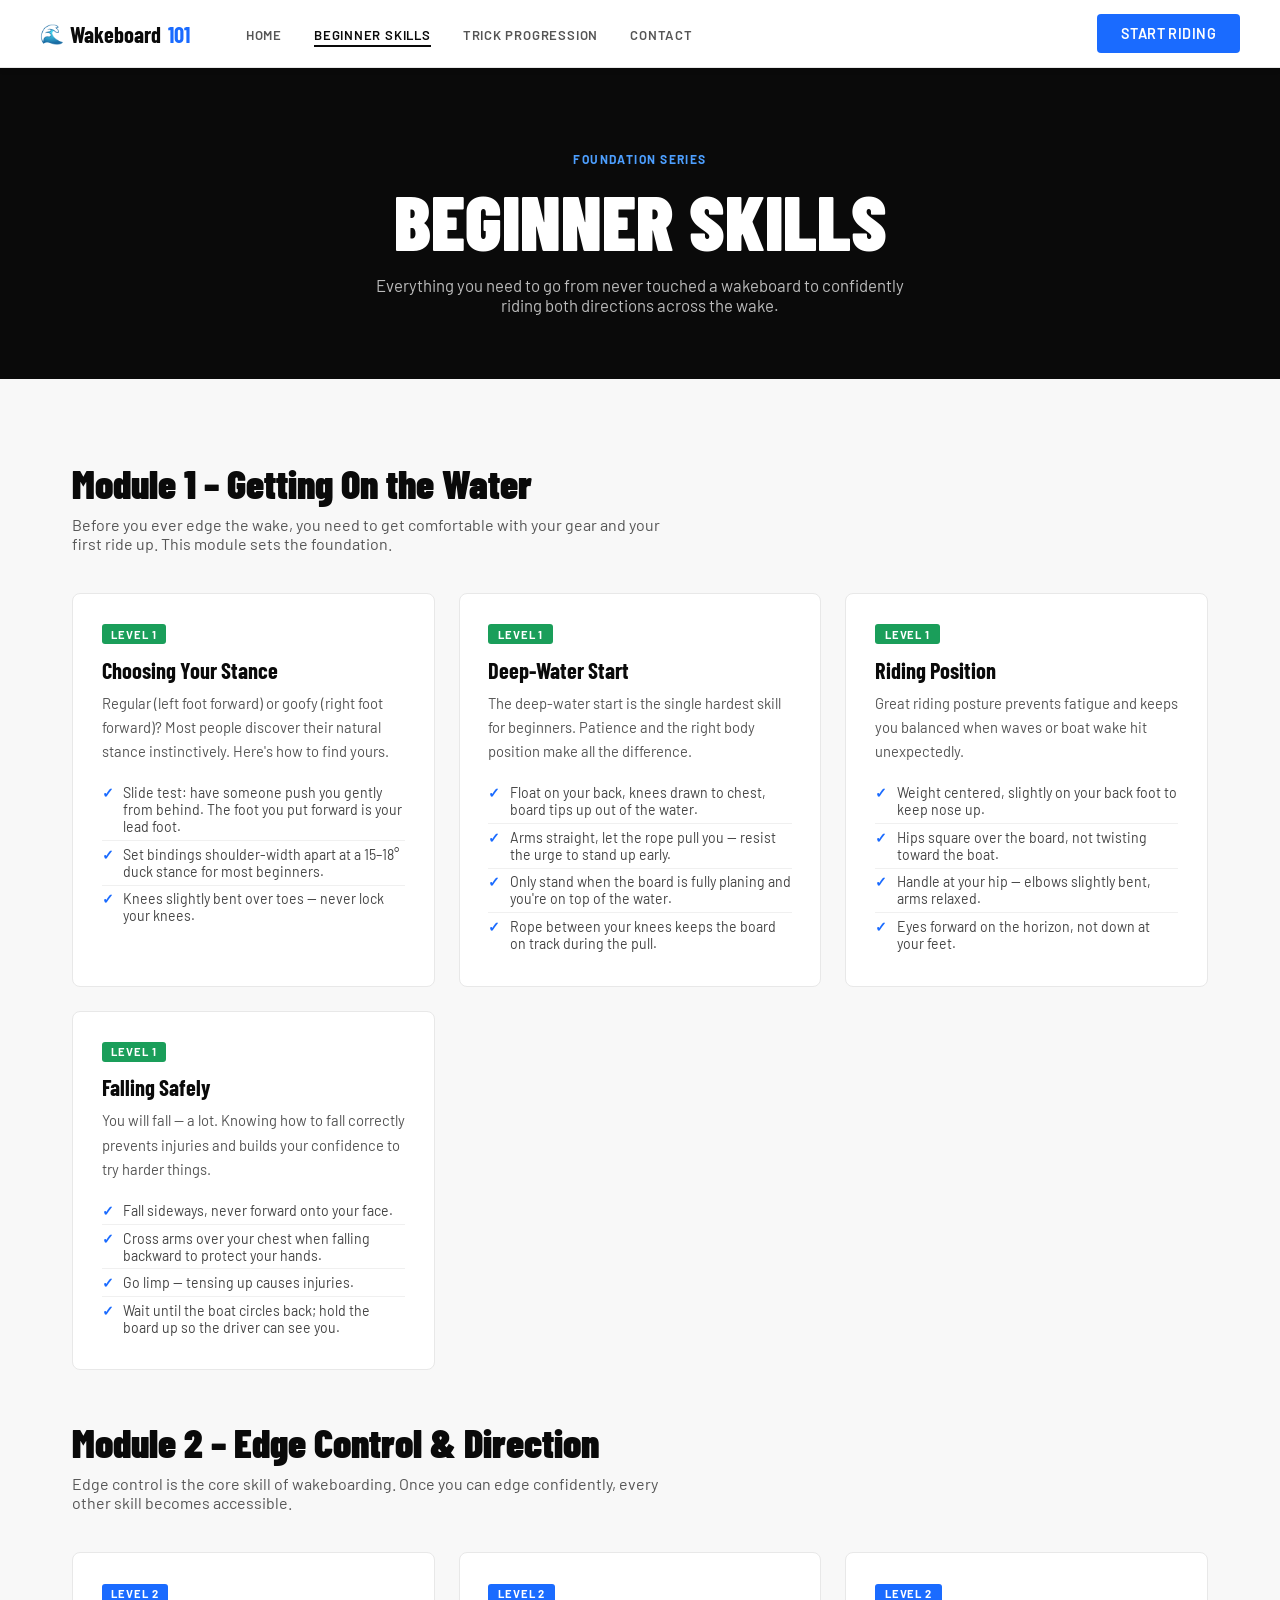
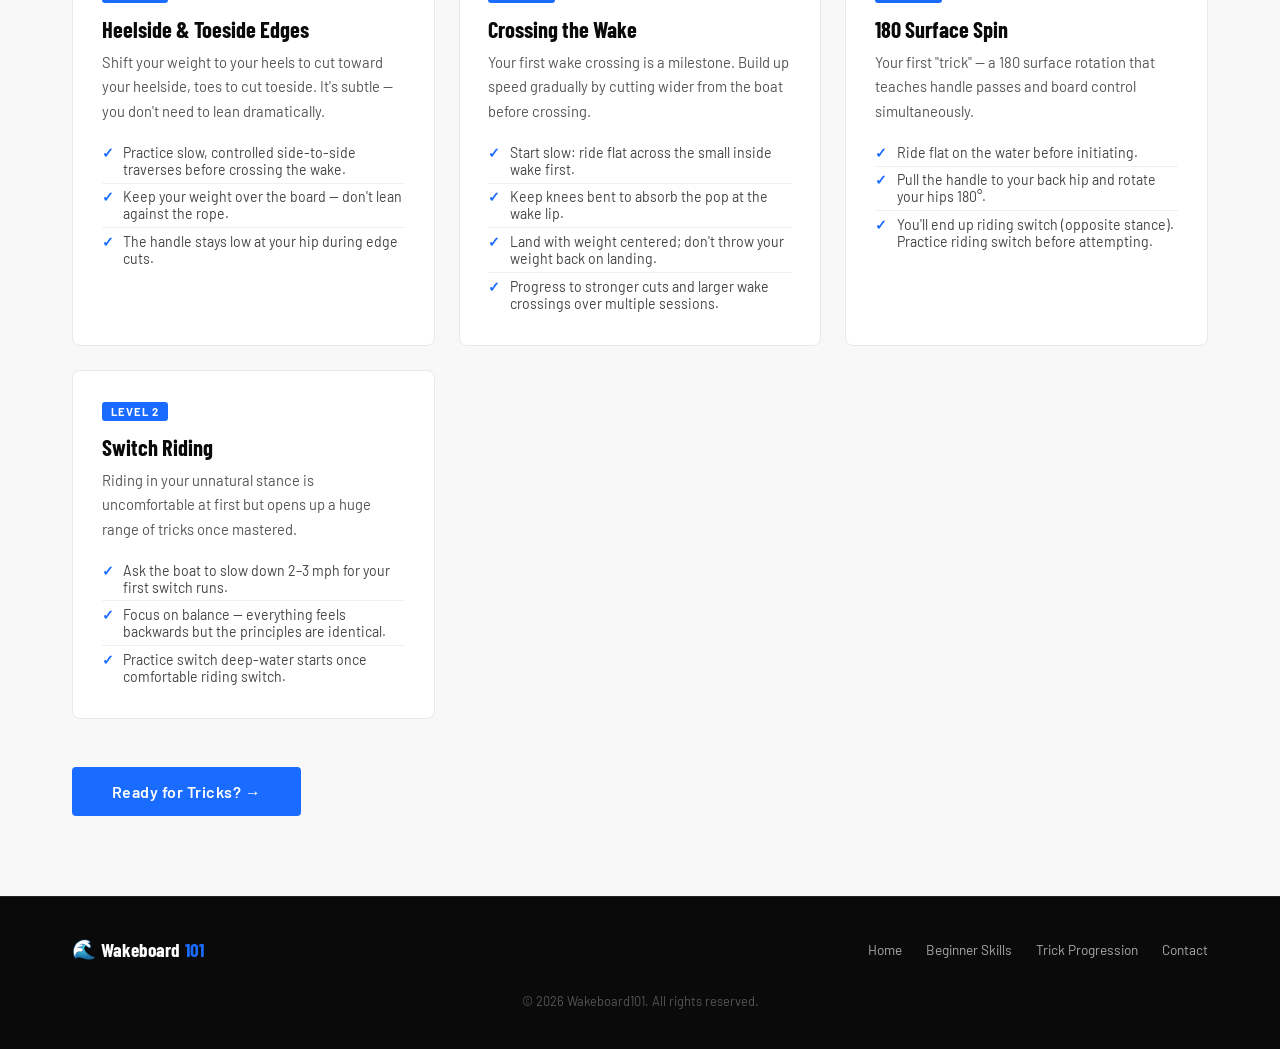
<file: beginner.html>
<!DOCTYPE html>
<html lang="en">
<head>
  <meta charset="UTF-8" />
  <meta name="viewport" content="width=device-width, initial-scale=1.0" />
  <title>Beginner Skills – Wakeboard101</title>
  <link rel="preconnect" href="https://fonts.googleapis.com" />
  <link href="https://fonts.googleapis.com/css2?family=Barlow+Condensed:wght@700;900&family=Barlow:wght@400;500;600&display=swap" rel="stylesheet" />
  <link rel="stylesheet" href="style.css" />
</head>
<body>

  <nav class="navbar">
    <a href="index.html" class="logo"><span class="logo-icon">🌊</span> Wakeboard<strong>101</strong></a>
    <ul class="nav-links">
      <li><a href="index.html">HOME</a></li>
      <li><a href="beginner.html" class="active">BEGINNER SKILLS</a></li>
      <li><a href="tricks.html">TRICK PROGRESSION</a></li>
      <li><a href="contact.html">CONTACT</a></li>
    </ul>
    <a href="beginner.html" class="btn-primary">START RIDING</a>
    <button class="hamburger" onclick="toggleMenu()">☰</button>
  </nav>
  <div class="mobile-menu" id="mobileMenu">
    <a href="index.html">HOME</a>
    <a href="beginner.html">BEGINNER SKILLS</a>
    <a href="tricks.html">TRICK PROGRESSION</a>
    <a href="contact.html">CONTACT</a>
    <a href="beginner.html" class="btn-primary" style="margin-top:1rem;">START RIDING</a>
  </div>

  <section class="page-hero">
    <div class="container">
      <span class="section-tag" style="color:#4d9fff;">FOUNDATION SERIES</span>
      <h1>BEGINNER SKILLS</h1>
      <p>Everything you need to go from never touched a wakeboard to confidently riding both directions across the wake.</p>
    </div>
  </section>

  <section class="skills-section">
    <div class="container">
      <h2>Module 1 – Getting On the Water</h2>
      <p class="intro">Before you ever edge the wake, you need to get comfortable with your gear and your first ride up. This module sets the foundation.</p>

      <div class="skill-grid">
        <div class="skill-card">
          <span class="badge badge--green">Level 1</span>
          <h3>Choosing Your Stance</h3>
          <p>Regular (left foot forward) or goofy (right foot forward)? Most people discover their natural stance instinctively. Here's how to find yours.</p>
          <ul class="skill-steps">
            <li><span class="step-check">✓</span> Slide test: have someone push you gently from behind. The foot you put forward is your lead foot.</li>
            <li><span class="step-check">✓</span> Set bindings shoulder-width apart at a 15–18° duck stance for most beginners.</li>
            <li><span class="step-check">✓</span> Knees slightly bent over toes — never lock your knees.</li>
          </ul>
        </div>

        <div class="skill-card">
          <span class="badge badge--green">Level 1</span>
          <h3>Deep-Water Start</h3>
          <p>The deep-water start is the single hardest skill for beginners. Patience and the right body position make all the difference.</p>
          <ul class="skill-steps">
            <li><span class="step-check">✓</span> Float on your back, knees drawn to chest, board tips up out of the water.</li>
            <li><span class="step-check">✓</span> Arms straight, let the rope pull you — resist the urge to stand up early.</li>
            <li><span class="step-check">✓</span> Only stand when the board is fully planing and you're on top of the water.</li>
            <li><span class="step-check">✓</span> Rope between your knees keeps the board on track during the pull.</li>
          </ul>
        </div>

        <div class="skill-card">
          <span class="badge badge--green">Level 1</span>
          <h3>Riding Position</h3>
          <p>Great riding posture prevents fatigue and keeps you balanced when waves or boat wake hit unexpectedly.</p>
          <ul class="skill-steps">
            <li><span class="step-check">✓</span> Weight centered, slightly on your back foot to keep nose up.</li>
            <li><span class="step-check">✓</span> Hips square over the board, not twisting toward the boat.</li>
            <li><span class="step-check">✓</span> Handle at your hip — elbows slightly bent, arms relaxed.</li>
            <li><span class="step-check">✓</span> Eyes forward on the horizon, not down at your feet.</li>
          </ul>
        </div>

        <div class="skill-card">
          <span class="badge badge--green">Level 1</span>
          <h3>Falling Safely</h3>
          <p>You will fall — a lot. Knowing how to fall correctly prevents injuries and builds your confidence to try harder things.</p>
          <ul class="skill-steps">
            <li><span class="step-check">✓</span> Fall sideways, never forward onto your face.</li>
            <li><span class="step-check">✓</span> Cross arms over your chest when falling backward to protect your hands.</li>
            <li><span class="step-check">✓</span> Go limp — tensing up causes injuries.</li>
            <li><span class="step-check">✓</span> Wait until the boat circles back; hold the board up so the driver can see you.</li>
          </ul>
        </div>
      </div>

      <h2>Module 2 – Edge Control & Direction</h2>
      <p class="intro">Edge control is the core skill of wakeboarding. Once you can edge confidently, every other skill becomes accessible.</p>

      <div class="skill-grid">
        <div class="skill-card">
          <span class="badge">Level 2</span>
          <h3>Heelside & Toeside Edges</h3>
          <p>Shift your weight to your heels to cut toward your heelside, toes to cut toeside. It's subtle — you don't need to lean dramatically.</p>
          <ul class="skill-steps">
            <li><span class="step-check">✓</span> Practice slow, controlled side-to-side traverses before crossing the wake.</li>
            <li><span class="step-check">✓</span> Keep your weight over the board — don't lean against the rope.</li>
            <li><span class="step-check">✓</span> The handle stays low at your hip during edge cuts.</li>
          </ul>
        </div>

        <div class="skill-card">
          <span class="badge">Level 2</span>
          <h3>Crossing the Wake</h3>
          <p>Your first wake crossing is a milestone. Build up speed gradually by cutting wider from the boat before crossing.</p>
          <ul class="skill-steps">
            <li><span class="step-check">✓</span> Start slow: ride flat across the small inside wake first.</li>
            <li><span class="step-check">✓</span> Keep knees bent to absorb the pop at the wake lip.</li>
            <li><span class="step-check">✓</span> Land with weight centered; don't throw your weight back on landing.</li>
            <li><span class="step-check">✓</span> Progress to stronger cuts and larger wake crossings over multiple sessions.</li>
          </ul>
        </div>

        <div class="skill-card">
          <span class="badge">Level 2</span>
          <h3>180 Surface Spin</h3>
          <p>Your first "trick" — a 180 surface rotation that teaches handle passes and board control simultaneously.</p>
          <ul class="skill-steps">
            <li><span class="step-check">✓</span> Ride flat on the water before initiating.</li>
            <li><span class="step-check">✓</span> Pull the handle to your back hip and rotate your hips 180°.</li>
            <li><span class="step-check">✓</span> You'll end up riding switch (opposite stance). Practice riding switch before attempting.</li>
          </ul>
        </div>

        <div class="skill-card">
          <span class="badge">Level 2</span>
          <h3>Switch Riding</h3>
          <p>Riding in your unnatural stance is uncomfortable at first but opens up a huge range of tricks once mastered.</p>
          <ul class="skill-steps">
            <li><span class="step-check">✓</span> Ask the boat to slow down 2–3 mph for your first switch runs.</li>
            <li><span class="step-check">✓</span> Focus on balance — everything feels backwards but the principles are identical.</li>
            <li><span class="step-check">✓</span> Practice switch deep-water starts once comfortable riding switch.</li>
          </ul>
        </div>
      </div>

      <div style="margin-top: 2rem;">
        <a href="tricks.html" class="btn-primary" style="font-size:1rem; padding: 0.9rem 2.5rem;">Ready for Tricks? →</a>
      </div>
    </div>
  </section>

  <footer class="footer">
    <div class="container footer-inner">
      <div class="footer-logo"><span class="logo-icon">🌊</span> Wakeboard<strong>101</strong></div>
      <nav class="footer-links">
        <a href="index.html">Home</a>
        <a href="beginner.html">Beginner Skills</a>
        <a href="tricks.html">Trick Progression</a>
        <a href="contact.html">Contact</a>
      </nav>
      <p class="footer-copy">© 2026 Wakeboard101. All rights reserved.</p>
    </div>
  </footer>

  <script src="script.js"></script>
</body>
</html>
</file>
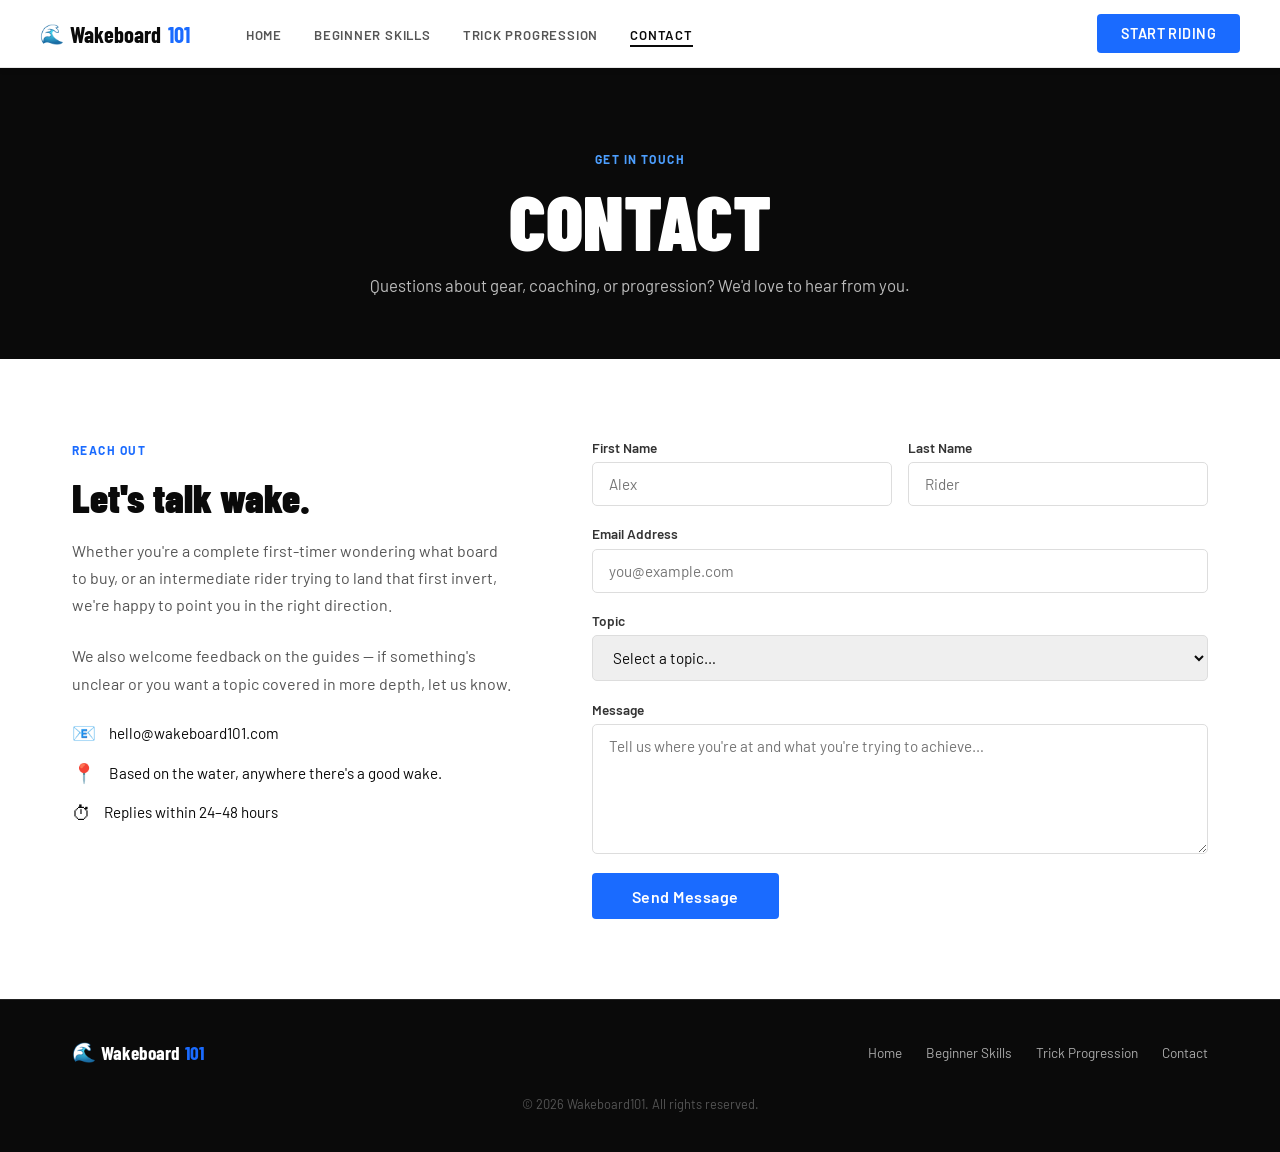
<file: contact.html>
<!DOCTYPE html>
<html lang="en">
<head>
  <meta charset="UTF-8" />
  <meta name="viewport" content="width=device-width, initial-scale=1.0" />
  <title>Contact – Wakeboard101</title>
  <link rel="preconnect" href="https://fonts.googleapis.com" />
  <link href="https://fonts.googleapis.com/css2?family=Barlow+Condensed:wght@700;900&family=Barlow:wght@400;500;600&display=swap" rel="stylesheet" />
  <link rel="stylesheet" href="style.css" />
  <style>
    .success-msg {
      display: none;
      background: #e6f7ee;
      border: 1.5px solid #1a9e5a;
      border-radius: 6px;
      padding: 1rem 1.4rem;
      color: #1a9e5a;
      font-weight: 600;
      margin-top: 1rem;
    }
    .success-msg.show { display: block; }
  </style>
</head>
<body>

  <nav class="navbar">
    <a href="index.html" class="logo"><span class="logo-icon">🌊</span> Wakeboard<strong>101</strong></a>
    <ul class="nav-links">
      <li><a href="index.html">HOME</a></li>
      <li><a href="beginner.html">BEGINNER SKILLS</a></li>
      <li><a href="tricks.html">TRICK PROGRESSION</a></li>
      <li><a href="contact.html" class="active">CONTACT</a></li>
    </ul>
    <a href="beginner.html" class="btn-primary">START RIDING</a>
    <button class="hamburger" onclick="toggleMenu()">☰</button>
  </nav>
  <div class="mobile-menu" id="mobileMenu">
    <a href="index.html">HOME</a>
    <a href="beginner.html">BEGINNER SKILLS</a>
    <a href="tricks.html">TRICK PROGRESSION</a>
    <a href="contact.html">CONTACT</a>
    <a href="beginner.html" class="btn-primary" style="margin-top:1rem;">START RIDING</a>
  </div>

  <section class="page-hero">
    <div class="container">
      <span class="section-tag" style="color:#4d9fff;">GET IN TOUCH</span>
      <h1>CONTACT</h1>
      <p>Questions about gear, coaching, or progression? We'd love to hear from you.</p>
    </div>
  </section>

  <section class="contact-section">
    <div class="container">
      <div class="contact-grid">
        <div class="contact-info">
          <span class="section-tag">REACH OUT</span>
          <h2>Let's talk wake.</h2>
          <p>Whether you're a complete first-timer wondering what board to buy, or an intermediate rider trying to land that first invert, we're happy to point you in the right direction.</p>
          <p>We also welcome feedback on the guides — if something's unclear or you want a topic covered in more depth, let us know.</p>
          <div class="contact-detail">
            <span>📧</span>
            <span>hello@wakeboard101.com</span>
          </div>
          <div class="contact-detail">
            <span>📍</span>
            <span>Based on the water, anywhere there's a good wake.</span>
          </div>
          <div class="contact-detail">
            <span>⏱</span>
            <span>Replies within 24–48 hours</span>
          </div>
        </div>

        <div>
          <form class="contact-form" onsubmit="handleSubmit(event)">
            <div class="form-row">
              <div class="form-group">
                <label for="fname">First Name</label>
                <input type="text" id="fname" name="fname" placeholder="Alex" required />
              </div>
              <div class="form-group">
                <label for="lname">Last Name</label>
                <input type="text" id="lname" name="lname" placeholder="Rider" required />
              </div>
            </div>
            <div class="form-group">
              <label for="email">Email Address</label>
              <input type="email" id="email" name="email" placeholder="you@example.com" required />
            </div>
            <div class="form-group">
              <label for="topic">Topic</label>
              <select id="topic" name="topic">
                <option value="">Select a topic…</option>
                <option>Beginner question</option>
                <option>Trick help</option>
                <option>Gear recommendation</option>
                <option>Coaching inquiry</option>
                <option>Site feedback</option>
                <option>Other</option>
              </select>
            </div>
            <div class="form-group">
              <label for="message">Message</label>
              <textarea id="message" name="message" placeholder="Tell us where you're at and what you're trying to achieve…" required></textarea>
            </div>
            <button type="submit" class="btn-primary form-submit">Send Message</button>
            <div class="success-msg" id="successMsg">
              ✓ Message sent! We'll get back to you within 48 hours.
            </div>
          </form>
        </div>
      </div>
    </div>
  </section>

  <footer class="footer">
    <div class="container footer-inner">
      <div class="footer-logo"><span class="logo-icon">🌊</span> Wakeboard<strong>101</strong></div>
      <nav class="footer-links">
        <a href="index.html">Home</a>
        <a href="beginner.html">Beginner Skills</a>
        <a href="tricks.html">Trick Progression</a>
        <a href="contact.html">Contact</a>
      </nav>
      <p class="footer-copy">© 2026 Wakeboard101. All rights reserved.</p>
    </div>
  </footer>

  <script src="script.js"></script>
  <script>
    function handleSubmit(e) {
      e.preventDefault();
      document.getElementById('successMsg').classList.add('show');
      e.target.reset();
      setTimeout(() => document.getElementById('successMsg').classList.remove('show'), 5000);
    }
  </script>
</body>
</html>
</file>
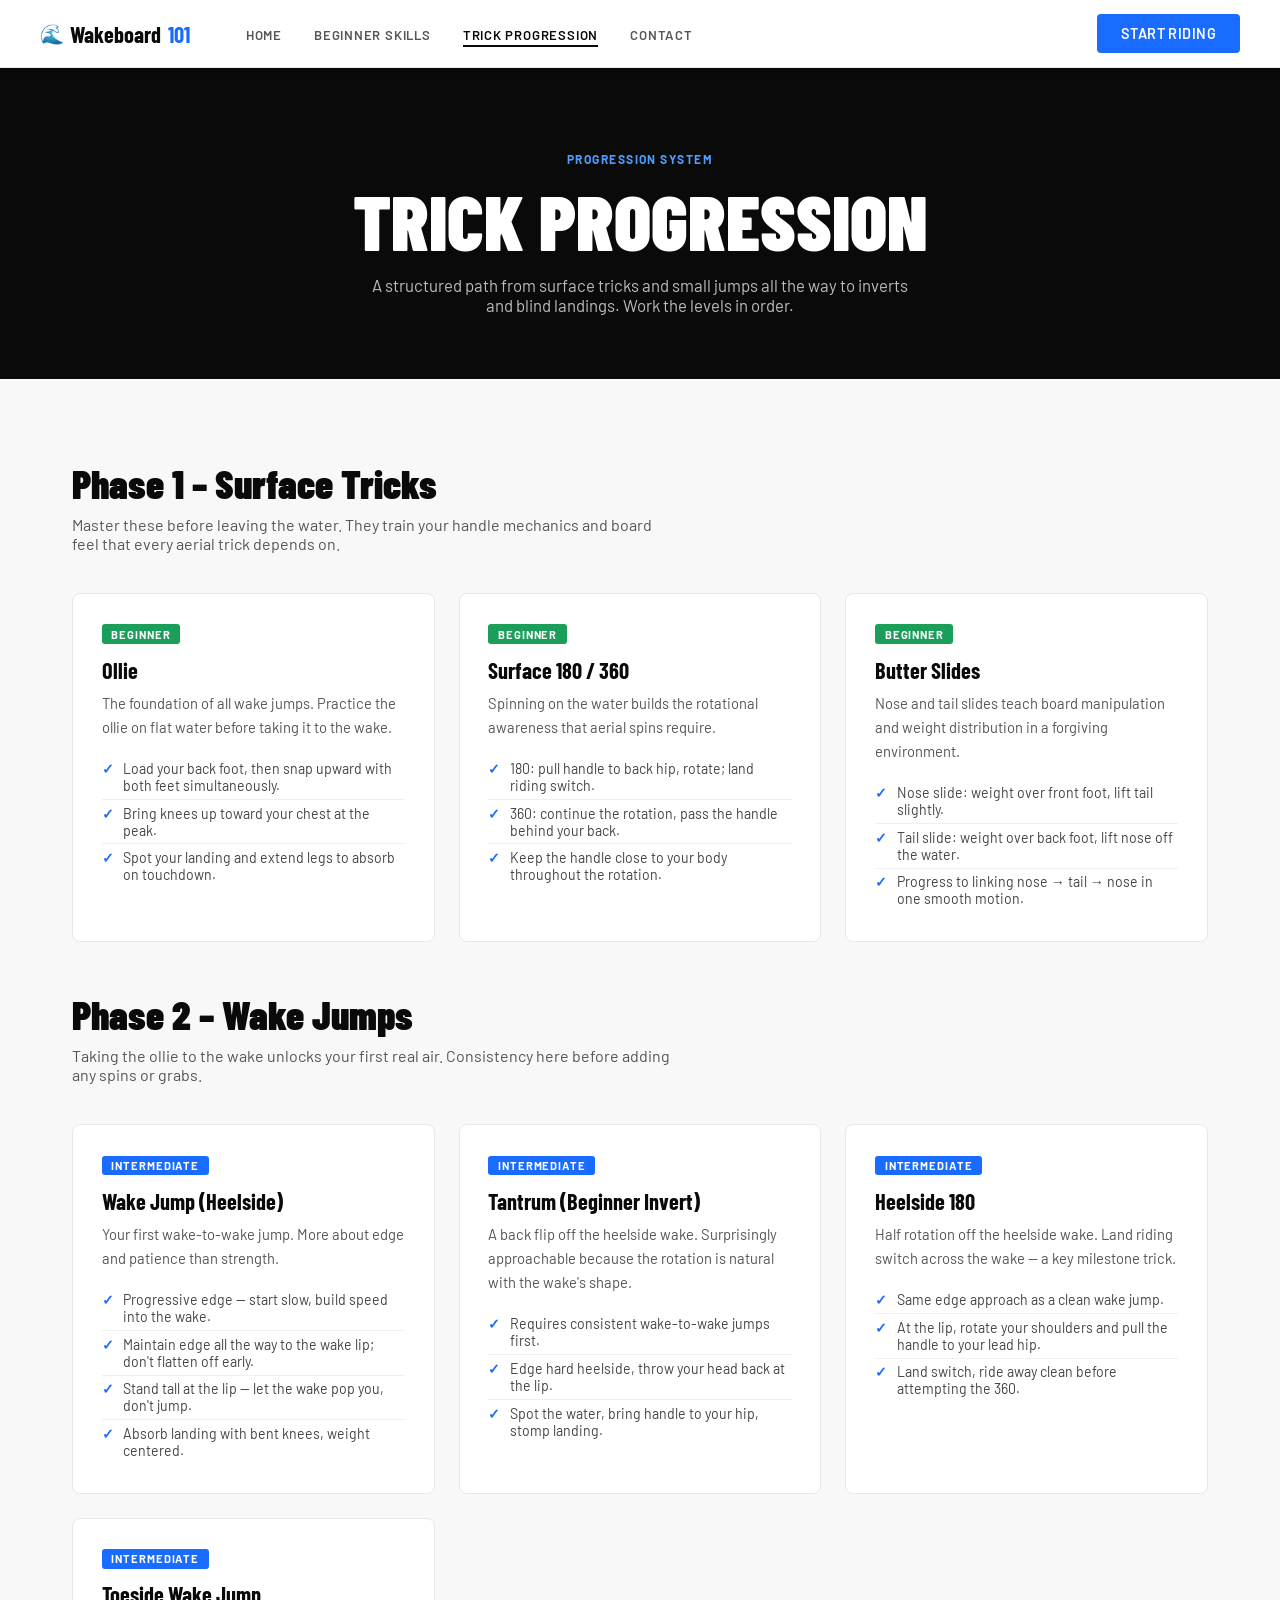
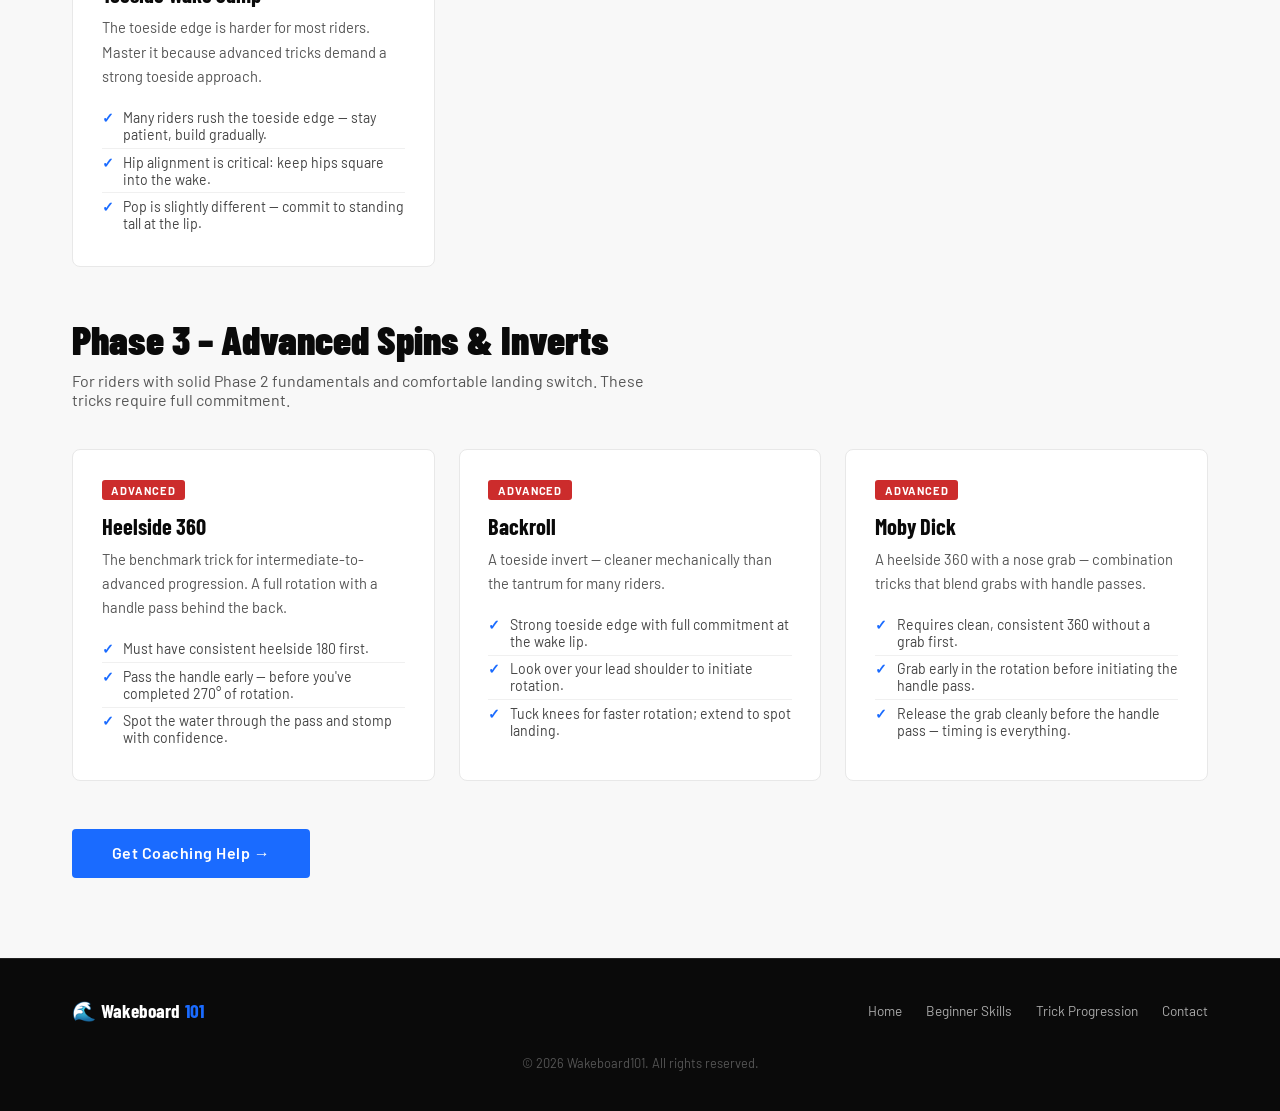
<file: tricks.html>
<!DOCTYPE html>
<html lang="en">
<head>
  <meta charset="UTF-8" />
  <meta name="viewport" content="width=device-width, initial-scale=1.0" />
  <title>Trick Progression – Wakeboard101</title>
  <link rel="preconnect" href="https://fonts.googleapis.com" />
  <link href="https://fonts.googleapis.com/css2?family=Barlow+Condensed:wght@700;900&family=Barlow:wght@400;500;600&display=swap" rel="stylesheet" />
  <link rel="stylesheet" href="style.css" />
</head>
<body>

  <nav class="navbar">
    <a href="index.html" class="logo"><span class="logo-icon">🌊</span> Wakeboard<strong>101</strong></a>
    <ul class="nav-links">
      <li><a href="index.html">HOME</a></li>
      <li><a href="beginner.html">BEGINNER SKILLS</a></li>
      <li><a href="tricks.html" class="active">TRICK PROGRESSION</a></li>
      <li><a href="contact.html">CONTACT</a></li>
    </ul>
    <a href="beginner.html" class="btn-primary">START RIDING</a>
    <button class="hamburger" onclick="toggleMenu()">☰</button>
  </nav>
  <div class="mobile-menu" id="mobileMenu">
    <a href="index.html">HOME</a>
    <a href="beginner.html">BEGINNER SKILLS</a>
    <a href="tricks.html">TRICK PROGRESSION</a>
    <a href="contact.html">CONTACT</a>
    <a href="beginner.html" class="btn-primary" style="margin-top:1rem;">START RIDING</a>
  </div>

  <section class="page-hero">
    <div class="container">
      <span class="section-tag" style="color:#4d9fff;">PROGRESSION SYSTEM</span>
      <h1>TRICK PROGRESSION</h1>
      <p>A structured path from surface tricks and small jumps all the way to inverts and blind landings. Work the levels in order.</p>
    </div>
  </section>

  <section class="skills-section">
    <div class="container">
      <h2>Phase 1 – Surface Tricks</h2>
      <p class="intro">Master these before leaving the water. They train your handle mechanics and board feel that every aerial trick depends on.</p>
      <div class="skill-grid">
        <div class="skill-card">
          <span class="badge badge--green">Beginner</span>
          <h3>Ollie</h3>
          <p>The foundation of all wake jumps. Practice the ollie on flat water before taking it to the wake.</p>
          <ul class="skill-steps">
            <li><span class="step-check">✓</span> Load your back foot, then snap upward with both feet simultaneously.</li>
            <li><span class="step-check">✓</span> Bring knees up toward your chest at the peak.</li>
            <li><span class="step-check">✓</span> Spot your landing and extend legs to absorb on touchdown.</li>
          </ul>
        </div>
        <div class="skill-card">
          <span class="badge badge--green">Beginner</span>
          <h3>Surface 180 / 360</h3>
          <p>Spinning on the water builds the rotational awareness that aerial spins require.</p>
          <ul class="skill-steps">
            <li><span class="step-check">✓</span> 180: pull handle to back hip, rotate; land riding switch.</li>
            <li><span class="step-check">✓</span> 360: continue the rotation, pass the handle behind your back.</li>
            <li><span class="step-check">✓</span> Keep the handle close to your body throughout the rotation.</li>
          </ul>
        </div>
        <div class="skill-card">
          <span class="badge badge--green">Beginner</span>
          <h3>Butter Slides</h3>
          <p>Nose and tail slides teach board manipulation and weight distribution in a forgiving environment.</p>
          <ul class="skill-steps">
            <li><span class="step-check">✓</span> Nose slide: weight over front foot, lift tail slightly.</li>
            <li><span class="step-check">✓</span> Tail slide: weight over back foot, lift nose off the water.</li>
            <li><span class="step-check">✓</span> Progress to linking nose → tail → nose in one smooth motion.</li>
          </ul>
        </div>
      </div>

      <h2>Phase 2 – Wake Jumps</h2>
      <p class="intro">Taking the ollie to the wake unlocks your first real air. Consistency here before adding any spins or grabs.</p>
      <div class="skill-grid">
        <div class="skill-card">
          <span class="badge">Intermediate</span>
          <h3>Wake Jump (Heelside)</h3>
          <p>Your first wake-to-wake jump. More about edge and patience than strength.</p>
          <ul class="skill-steps">
            <li><span class="step-check">✓</span> Progressive edge — start slow, build speed into the wake.</li>
            <li><span class="step-check">✓</span> Maintain edge all the way to the wake lip; don't flatten off early.</li>
            <li><span class="step-check">✓</span> Stand tall at the lip — let the wake pop you, don't jump.</li>
            <li><span class="step-check">✓</span> Absorb landing with bent knees, weight centered.</li>
          </ul>
        </div>
        <div class="skill-card">
          <span class="badge">Intermediate</span>
          <h3>Tantrum (Beginner Invert)</h3>
          <p>A back flip off the heelside wake. Surprisingly approachable because the rotation is natural with the wake's shape.</p>
          <ul class="skill-steps">
            <li><span class="step-check">✓</span> Requires consistent wake-to-wake jumps first.</li>
            <li><span class="step-check">✓</span> Edge hard heelside, throw your head back at the lip.</li>
            <li><span class="step-check">✓</span> Spot the water, bring handle to your hip, stomp landing.</li>
          </ul>
        </div>
        <div class="skill-card">
          <span class="badge">Intermediate</span>
          <h3>Heelside 180</h3>
          <p>Half rotation off the heelside wake. Land riding switch across the wake — a key milestone trick.</p>
          <ul class="skill-steps">
            <li><span class="step-check">✓</span> Same edge approach as a clean wake jump.</li>
            <li><span class="step-check">✓</span> At the lip, rotate your shoulders and pull the handle to your lead hip.</li>
            <li><span class="step-check">✓</span> Land switch, ride away clean before attempting the 360.</li>
          </ul>
        </div>
        <div class="skill-card">
          <span class="badge">Intermediate</span>
          <h3>Toeside Wake Jump</h3>
          <p>The toeside edge is harder for most riders. Master it because advanced tricks demand a strong toeside approach.</p>
          <ul class="skill-steps">
            <li><span class="step-check">✓</span> Many riders rush the toeside edge — stay patient, build gradually.</li>
            <li><span class="step-check">✓</span> Hip alignment is critical: keep hips square into the wake.</li>
            <li><span class="step-check">✓</span> Pop is slightly different — commit to standing tall at the lip.</li>
          </ul>
        </div>
      </div>

      <h2>Phase 3 – Advanced Spins & Inverts</h2>
      <p class="intro">For riders with solid Phase 2 fundamentals and comfortable landing switch. These tricks require full commitment.</p>
      <div class="skill-grid">
        <div class="skill-card">
          <span class="badge badge--red">Advanced</span>
          <h3>Heelside 360</h3>
          <p>The benchmark trick for intermediate-to-advanced progression. A full rotation with a handle pass behind the back.</p>
          <ul class="skill-steps">
            <li><span class="step-check">✓</span> Must have consistent heelside 180 first.</li>
            <li><span class="step-check">✓</span> Pass the handle early — before you've completed 270° of rotation.</li>
            <li><span class="step-check">✓</span> Spot the water through the pass and stomp with confidence.</li>
          </ul>
        </div>
        <div class="skill-card">
          <span class="badge badge--red">Advanced</span>
          <h3>Backroll</h3>
          <p>A toeside invert — cleaner mechanically than the tantrum for many riders.</p>
          <ul class="skill-steps">
            <li><span class="step-check">✓</span> Strong toeside edge with full commitment at the wake lip.</li>
            <li><span class="step-check">✓</span> Look over your lead shoulder to initiate rotation.</li>
            <li><span class="step-check">✓</span> Tuck knees for faster rotation; extend to spot landing.</li>
          </ul>
        </div>
        <div class="skill-card">
          <span class="badge badge--red">Advanced</span>
          <h3>Moby Dick</h3>
          <p>A heelside 360 with a nose grab — combination tricks that blend grabs with handle passes.</p>
          <ul class="skill-steps">
            <li><span class="step-check">✓</span> Requires clean, consistent 360 without a grab first.</li>
            <li><span class="step-check">✓</span> Grab early in the rotation before initiating the handle pass.</li>
            <li><span class="step-check">✓</span> Release the grab cleanly before the handle pass — timing is everything.</li>
          </ul>
        </div>
      </div>

      <div style="margin-top: 2rem;">
        <a href="contact.html" class="btn-primary" style="font-size:1rem; padding: 0.9rem 2.5rem;">Get Coaching Help →</a>
      </div>
    </div>
  </section>

  <footer class="footer">
    <div class="container footer-inner">
      <div class="footer-logo"><span class="logo-icon">🌊</span> Wakeboard<strong>101</strong></div>
      <nav class="footer-links">
        <a href="index.html">Home</a>
        <a href="beginner.html">Beginner Skills</a>
        <a href="tricks.html">Trick Progression</a>
        <a href="contact.html">Contact</a>
      </nav>
      <p class="footer-copy">© 2026 Wakeboard101. All rights reserved.</p>
    </div>
  </footer>

  <script src="script.js"></script>
</body>
</html>
</file>
<file: style.css>
/* ===========================
   WAKEBOARD101 – style.css
   =========================== */

:root {
  --blue: #1a6bff;
  --blue-dark: #0050e0;
  --black: #0a0a0a;
  --dark: #111;
  --dark2: #1a1a1a;
  --gray: #555;
  --light-gray: #f5f5f5;
  --white: #fff;
  --font-display: 'Barlow Condensed', sans-serif;
  --font-body: 'Barlow', sans-serif;
}

*, *::before, *::after { box-sizing: border-box; margin: 0; padding: 0; }

html { scroll-behavior: smooth; }

body {
  font-family: var(--font-body);
  color: var(--black);
  background: var(--white);
  overflow-x: hidden;
}

a { text-decoration: none; color: inherit; }
img { display: block; max-width: 100%; }
ul { list-style: none; }

.container { max-width: 1200px; margin: 0 auto; padding: 0 2rem; }

/* ---- BUTTONS ---- */
.btn-primary {
  display: inline-block;
  background: var(--blue);
  color: #fff;
  font-family: var(--font-body);
  font-weight: 600;
  font-size: 0.9rem;
  letter-spacing: 0.03em;
  padding: 0.7rem 1.5rem;
  border-radius: 4px;
  transition: background 0.2s, transform 0.15s;
  white-space: nowrap;
}
.btn-primary:hover { background: var(--blue-dark); transform: translateY(-1px); }

.btn-outline {
  display: inline-block;
  border: 2px solid var(--black);
  color: var(--black);
  font-family: var(--font-body);
  font-weight: 600;
  font-size: 0.9rem;
  padding: 0.7rem 1.5rem;
  border-radius: 4px;
  transition: background 0.2s, color 0.2s;
}
.btn-outline:hover { background: var(--black); color: #fff; }

/* ---- NAVBAR ---- */
.navbar {
  position: sticky;
  top: 0;
  z-index: 100;
  display: flex;
  align-items: center;
  gap: 2.5rem;
  background: #fff;
  border-bottom: 1px solid #e8e8e8;
  padding: 0 2.5rem;
  height: 68px;
  box-shadow: 0 1px 8px rgba(0,0,0,0.06);
}

.logo {
  font-family: var(--font-display);
  font-size: 1.4rem;
  font-weight: 700;
  display: flex;
  align-items: center;
  gap: 0.4rem;
  white-space: nowrap;
  color: var(--black);
}
.logo strong { color: var(--blue); }
.logo-icon { font-size: 1.2rem; }

.nav-links {
  display: flex;
  gap: 2rem;
  margin-left: 1rem;
}
.nav-links a {
  font-family: var(--font-body);
  font-weight: 600;
  font-size: 0.82rem;
  letter-spacing: 0.06em;
  color: var(--gray);
  padding-bottom: 2px;
  border-bottom: 2px solid transparent;
  transition: color 0.2s, border-color 0.2s;
}
.nav-links a:hover, .nav-links a.active {
  color: var(--black);
  border-bottom-color: var(--black);
}

.navbar .btn-primary { margin-left: auto; }

.hamburger {
  display: none;
  background: none;
  border: none;
  font-size: 1.5rem;
  cursor: pointer;
  margin-left: auto;
}

.mobile-menu {
  display: none;
  flex-direction: column;
  gap: 1rem;
  padding: 1.5rem 2rem;
  background: #fff;
  border-bottom: 1px solid #eee;
}
.mobile-menu.open { display: flex; }
.mobile-menu a { font-weight: 600; font-size: 1rem; }

/* ---- HERO ---- */
.hero {
  display: grid;
  grid-template-columns: 1fr 1fr;
  min-height: calc(100vh - 68px);
  overflow: hidden;
}

.hero-text {
  display: flex;
  flex-direction: column;
  justify-content: center;
  padding: 4rem 3rem 4rem 4rem;
  background: #fff;
  animation: fadeUp 0.7s ease both;
}

.hero-title {
  font-family: var(--font-display);
  font-size: clamp(3.5rem, 7vw, 6.5rem);
  font-weight: 900;
  line-height: 0.95;
  letter-spacing: -0.01em;
  color: var(--black);
}

.hero-rule {
  width: 80px;
  height: 4px;
  background: var(--black);
  margin: 1.5rem 0;
}

.hero-sub {
  font-size: 1.05rem;
  line-height: 1.65;
  color: #444;
  max-width: 480px;
  margin-bottom: 2rem;
}

.hero-cta { font-size: 1rem; padding: 0.85rem 2rem; }

.hero-img-wrap {
  position: relative;
  overflow: hidden;
}
.hero-img {
  width: 100%;
  height: 100%;
  object-fit: cover;
  object-position: center top;
  animation: zoomIn 1.2s ease both;
}
.hero-img-overlay {
  position: absolute;
  inset: 0;
  background: linear-gradient(to right, rgba(255,255,255,0.15) 0%, transparent 40%);
  pointer-events: none;
}

/* ---- FEATURES ---- */
.features {
  padding: 5rem 0;
  background: var(--light-gray);
}
.features-grid {
  display: grid;
  grid-template-columns: repeat(3, 1fr);
  gap: 1.5rem;
}
.feature-card {
  background: #fff;
  border-radius: 8px;
  padding: 2rem 1.8rem;
  border: 1px solid #e8e8e8;
  transition: transform 0.2s, box-shadow 0.2s;
  display: flex;
  flex-direction: column;
  gap: 0.7rem;
}
.feature-card:hover { transform: translateY(-4px); box-shadow: 0 12px 30px rgba(0,0,0,0.1); }
.feature-card--accent { background: var(--black); color: #fff; border-color: var(--black); }
.feature-card--accent .card-link { color: var(--blue); }

.feature-icon { font-size: 2rem; }
.feature-card h3 { font-family: var(--font-display); font-size: 1.5rem; font-weight: 700; }
.feature-card p { font-size: 0.95rem; line-height: 1.6; color: #666; }
.feature-card--accent p { color: #bbb; }
.card-link { font-weight: 600; font-size: 0.9rem; color: var(--blue); margin-top: auto; }

/* ---- WHY ---- */
.why { padding: 6rem 0; background: #fff; }
.why-inner {
  display: grid;
  grid-template-columns: 1fr 1fr;
  gap: 5rem;
  align-items: center;
}
.section-tag {
  display: inline-block;
  font-family: var(--font-body);
  font-weight: 700;
  font-size: 0.75rem;
  letter-spacing: 0.12em;
  color: var(--blue);
  text-transform: uppercase;
  margin-bottom: 1rem;
}
.why-text h2 {
  font-family: var(--font-display);
  font-size: clamp(2.5rem, 4vw, 3.5rem);
  font-weight: 900;
  line-height: 1.05;
  margin-bottom: 1.2rem;
}
.why-text p { font-size: 1rem; line-height: 1.7; color: #555; margin-bottom: 1.5rem; }
.why-list { margin-bottom: 2rem; }
.why-list li { padding: 0.4rem 0; font-size: 0.95rem; font-weight: 500; color: #333; }

.why-img-wrap { border-radius: 8px; overflow: hidden; box-shadow: 0 20px 50px rgba(0,0,0,0.15); }
.why-img { width: 100%; height: 420px; object-fit: cover; }

/* ---- TIPS ---- */
.tips {
  padding: 5rem 0;
  background: var(--black);
  color: #fff;
}
.tips-title {
  font-family: var(--font-display);
  font-size: clamp(2.5rem, 5vw, 4rem);
  font-weight: 900;
  margin-bottom: 2.5rem;
}
.tips-grid {
  display: grid;
  grid-template-columns: repeat(4, 1fr);
  gap: 1.5rem;
}
.tip-card {
  padding: 1.8rem;
  border: 1px solid #333;
  border-radius: 6px;
  transition: border-color 0.2s;
}
.tip-card:hover { border-color: var(--blue); }
.tip-num {
  display: block;
  font-family: var(--font-display);
  font-size: 2.5rem;
  font-weight: 900;
  color: var(--blue);
  margin-bottom: 0.5rem;
}
.tip-card h4 { font-size: 1rem; font-weight: 700; margin-bottom: 0.6rem; }
.tip-card p { font-size: 0.9rem; line-height: 1.6; color: #aaa; }

/* ---- FOOTER ---- */
.footer {
  background: #0a0a0a;
  color: #aaa;
  padding: 2.5rem 0;
  border-top: 1px solid #222;
}
.footer-inner {
  display: flex;
  align-items: center;
  flex-wrap: wrap;
  gap: 1.5rem;
}
.footer-logo {
  font-family: var(--font-display);
  font-size: 1.2rem;
  font-weight: 700;
  color: #fff;
  display: flex;
  align-items: center;
  gap: 0.3rem;
}
.footer-logo strong { color: var(--blue); }
.footer-links {
  display: flex;
  gap: 1.5rem;
  margin-left: auto;
}
.footer-links a { font-size: 0.85rem; color: #aaa; transition: color 0.2s; }
.footer-links a:hover { color: #fff; }
.footer-copy { width: 100%; text-align: center; font-size: 0.8rem; margin-top: 0.5rem; color: #555; }

/* ---- PAGE HERO (inner pages) ---- */
.page-hero {
  background: var(--black);
  color: #fff;
  padding: 5rem 0 4rem;
  text-align: center;
}
.page-hero h1 {
  font-family: var(--font-display);
  font-size: clamp(3rem, 6vw, 5rem);
  font-weight: 900;
  line-height: 1;
}
.page-hero p { font-size: 1.05rem; color: #bbb; margin-top: 1rem; max-width: 560px; margin-inline: auto; }

/* ---- SKILL CARDS (beginner/tricks pages) ---- */
.skills-section { padding: 5rem 0; background: #f8f8f8; }
.skills-section h2 {
  font-family: var(--font-display);
  font-size: 2.5rem;
  font-weight: 900;
  margin-bottom: 0.5rem;
}
.skills-section .intro { color: #555; margin-bottom: 2.5rem; max-width: 600px; }

.skill-grid {
  display: grid;
  grid-template-columns: repeat(auto-fill, minmax(320px, 1fr));
  gap: 1.5rem;
  margin-bottom: 3rem;
}
.skill-card {
  background: #fff;
  border-radius: 8px;
  padding: 1.8rem;
  border: 1px solid #e8e8e8;
  transition: transform 0.2s, box-shadow 0.2s;
}
.skill-card:hover { transform: translateY(-3px); box-shadow: 0 10px 25px rgba(0,0,0,0.09); }
.skill-card .badge {
  display: inline-block;
  background: var(--blue);
  color: #fff;
  font-size: 0.7rem;
  font-weight: 700;
  letter-spacing: 0.08em;
  padding: 0.2rem 0.6rem;
  border-radius: 3px;
  margin-bottom: 0.8rem;
  text-transform: uppercase;
}
.skill-card .badge--green { background: #1a9e5a; }
.skill-card .badge--orange { background: #e07020; }
.skill-card .badge--red { background: #cc2c2c; }
.skill-card h3 { font-family: var(--font-display); font-size: 1.4rem; font-weight: 700; margin-bottom: 0.5rem; }
.skill-card p { font-size: 0.92rem; line-height: 1.65; color: #555; }
.skill-steps { margin-top: 1rem; padding-left: 0; }
.skill-steps li {
  display: flex;
  gap: 0.6rem;
  align-items: flex-start;
  font-size: 0.88rem;
  color: #444;
  padding: 0.3rem 0;
  border-bottom: 1px solid #f0f0f0;
}
.skill-steps li:last-child { border: none; }
.step-check { color: var(--blue); font-weight: 700; }

/* ---- CONTACT PAGE ---- */
.contact-section { padding: 5rem 0; }
.contact-grid {
  display: grid;
  grid-template-columns: 1fr 1.4fr;
  gap: 5rem;
  align-items: start;
}
.contact-info h2 { font-family: var(--font-display); font-size: 2.5rem; font-weight: 900; margin-bottom: 1rem; }
.contact-info p { color: #555; line-height: 1.7; margin-bottom: 1.5rem; }
.contact-detail { display: flex; gap: 0.8rem; align-items: center; margin-bottom: 1rem; font-size: 0.95rem; }
.contact-detail span:first-child { font-size: 1.2rem; }

.contact-form { display: flex; flex-direction: column; gap: 1.2rem; }
.form-row { display: grid; grid-template-columns: 1fr 1fr; gap: 1rem; }
.form-group { display: flex; flex-direction: column; gap: 0.4rem; }
.form-group label { font-size: 0.85rem; font-weight: 600; color: #333; }
.form-group input, .form-group textarea, .form-group select {
  padding: 0.75rem 1rem;
  border: 1.5px solid #ddd;
  border-radius: 5px;
  font-family: var(--font-body);
  font-size: 0.95rem;
  color: var(--black);
  transition: border-color 0.2s;
  outline: none;
  resize: vertical;
}
.form-group input:focus, .form-group textarea:focus, .form-group select:focus {
  border-color: var(--blue);
}
.form-group textarea { min-height: 130px; }
.form-submit { align-self: flex-start; padding: 0.85rem 2.5rem; font-size: 1rem; cursor: pointer; border: none; }

/* ---- ANIMATIONS ---- */
@keyframes fadeUp {
  from { opacity: 0; transform: translateY(24px); }
  to   { opacity: 1; transform: translateY(0); }
}
@keyframes zoomIn {
  from { transform: scale(1.06); }
  to   { transform: scale(1); }
}

/* ---- RESPONSIVE ---- */
@media (max-width: 900px) {
  .nav-links, .navbar .btn-primary { display: none; }
  .hamburger { display: block; }

  .hero { grid-template-columns: 1fr; min-height: auto; }
  .hero-text { padding: 3rem 2rem; }
  .hero-img-wrap { height: 55vw; min-height: 280px; }

  .features-grid { grid-template-columns: 1fr; }
  .why-inner { grid-template-columns: 1fr; gap: 2.5rem; }
  .tips-grid { grid-template-columns: 1fr 1fr; }
  .contact-grid { grid-template-columns: 1fr; gap: 2.5rem; }
  .form-row { grid-template-columns: 1fr; }
  .footer-inner { flex-direction: column; text-align: center; }
  .footer-links { margin-left: 0; flex-wrap: wrap; justify-content: center; }
}
@media (max-width: 600px) {
  .tips-grid { grid-template-columns: 1fr; }
  .hero-title { font-size: 3rem; }
}
</file>
